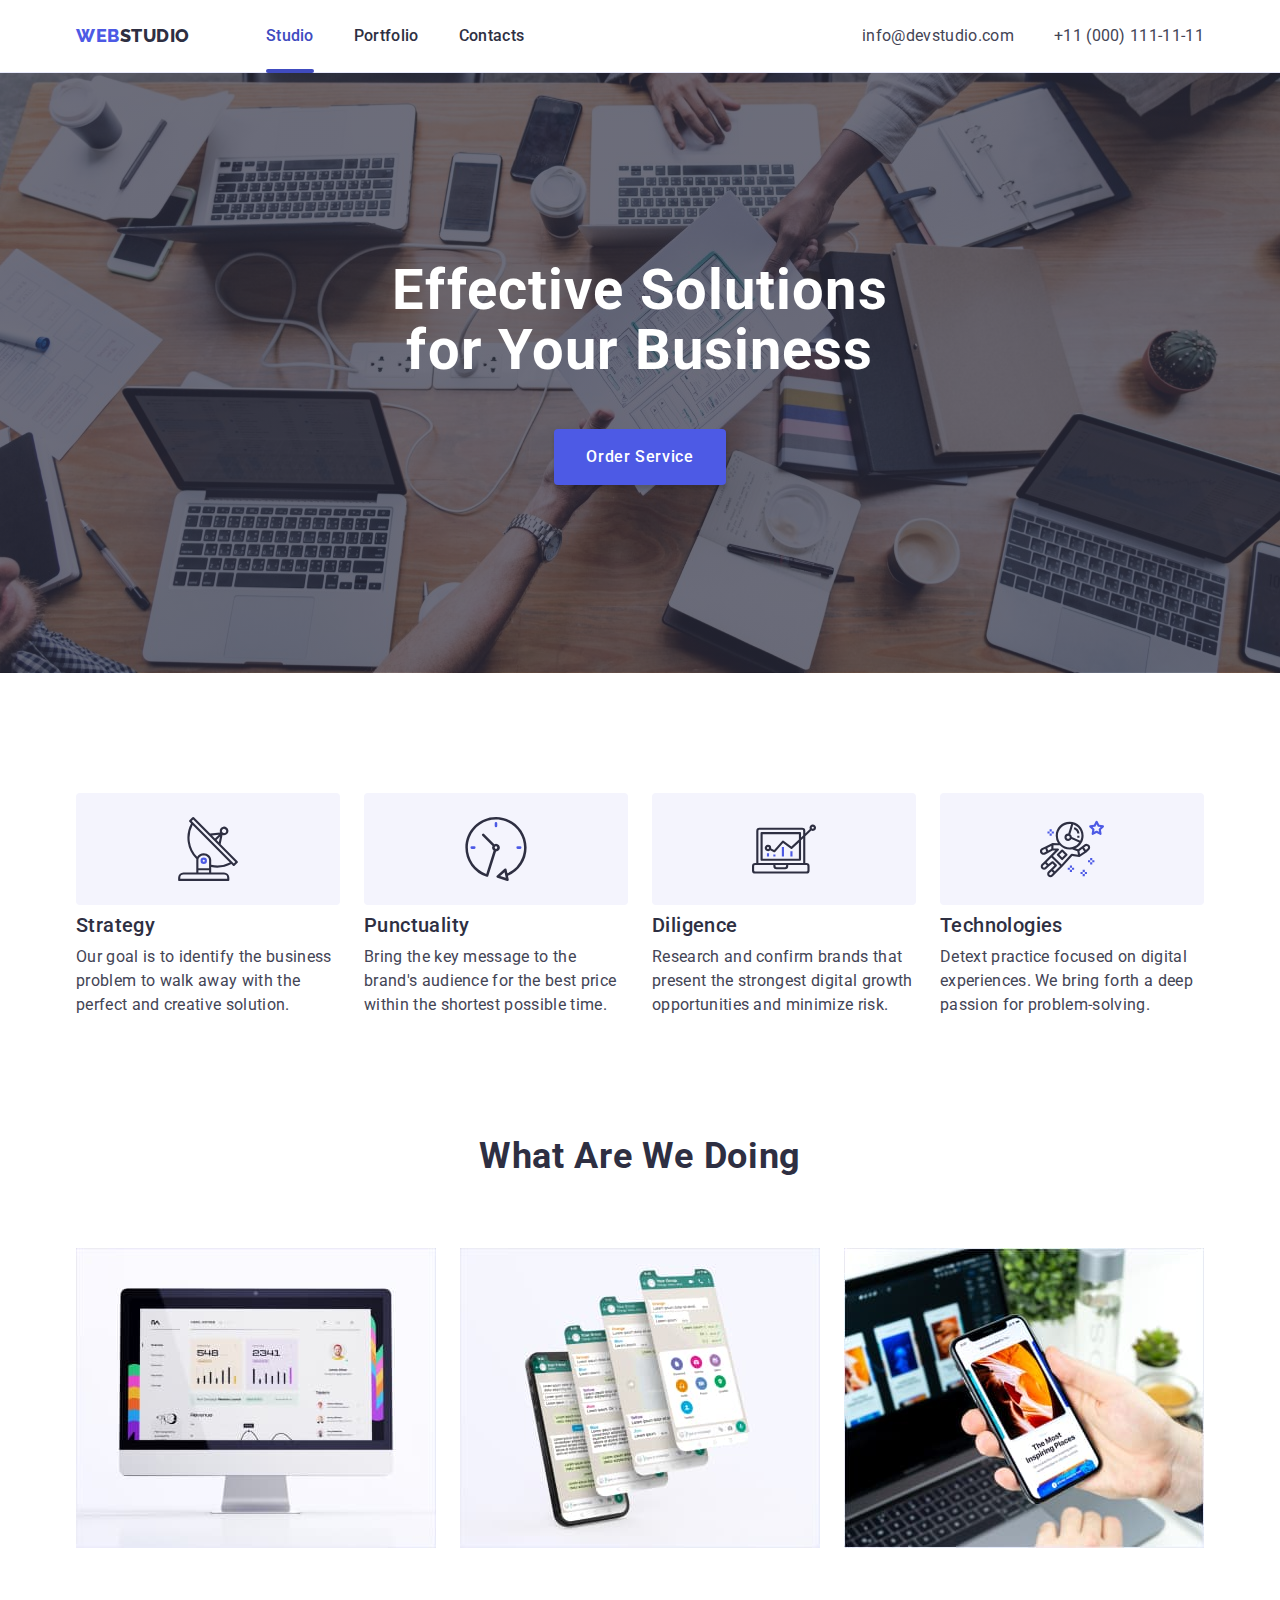
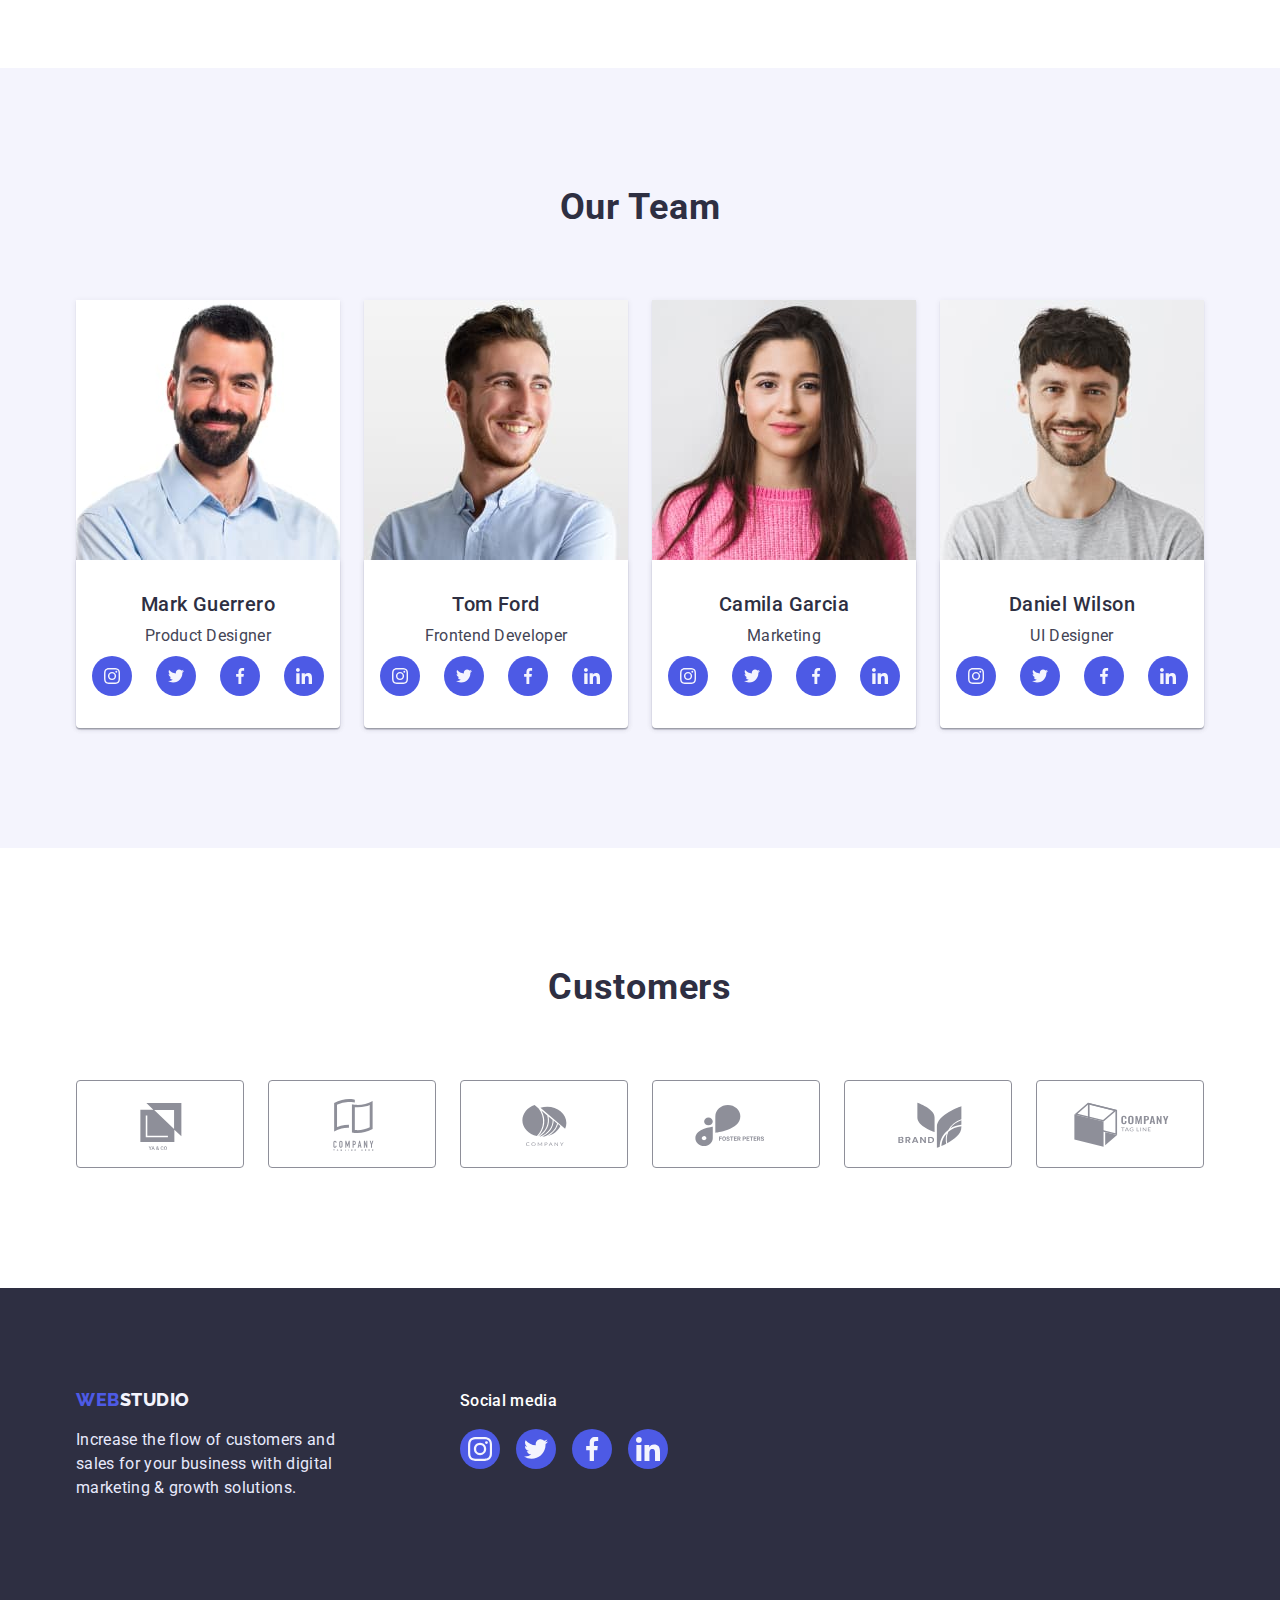
<file: index.html>
<!DOCTYPE html>
<html lang="en">

<head>
  <meta charset="UTF-8" />
  <meta http-equiv="X-UA-Compatible" content="IE=edge" />
  <meta name="viewport" content="width=device-width, initial-scale=1.0" />
  <title>Webstudio</title>
  <link rel="preconnect" href="https://fonts.googleapis.com" />
  <link rel="preconnect" href="https://fonts.gstatic.com" crossorigin />
  <link href="https://fonts.googleapis.com/css2?family=Raleway:wght@800&family=Roboto:wght@400;500;700;900&display=swap"
    rel="stylesheet" />
  <link rel="stylesheet" href="https://cdn.jsdelivr.net/npm/modern-normalize@1.1.0/modern-normalize.min.css" />
  <link rel="stylesheet" href="./css/styles.css" />
</head>

<body>
  <!-- Header -->
  <header class="top-header">
    <div class="container header-container">
      <nav class="top-nav">
        <!-- Logo -->
        <a class="logo-link link" href="./index.html">Web<span class="logo-link-dark">Studio</span></a>
        <ul class="menu list">
          <li class="menu-item">
            <a class="menu-link current-link link" href="./index.html">Studio</a>
          </li>
          <li class="menu-item">
            <a class="menu-link link" href="./portfolio.html">Portfolio</a>
          </li>
          <li class="menu-item">
            <a class="menu-link link" href="">Contacts</a>
          </li>
        </ul>
      </nav>
      <address class="address">
        <ul class="contact list">
          <li class="contact-item">
            <a class="contact-info link" href="mailto:info@devstudio.com">info@devstudio.com</a>
          </li>
          <li class="contact-item">
            <a class="contact-info link" href="tel:+110001111111">+11 (000) 111-11-11</a>
          </li>
        </ul>
      </address>
    </div>
  </header>

  <!-- Section #1 Hero -->
  <main>
    <!-- Hero image -->
    <section class="hero">
      <div class="container hero-container">
        <h1 class="hero-title">Effective Solutions for Your Business</h1>
        <button class="modal-btn" type="button" data-modal-open>Order Service</button>
      </div>
    </section>

    <!-- Section #2 Our Skills -->
    <section class="skills-section section">
      <div class="container">
        <h2 class="title visually-hidden">Our skills</h2>
        <ul class="flex-list skills-list list">
          <li class="skills-item">
            <div class="skills-card">
              <svg width="64" height="64" class="skills-icon">
                <use href="./images/icons.svg#icon-antenna"></use>
              </svg>
            </div>
            <div class="skills-text">
              <h3 class="caption">Strategy</h3>
              <p class="text">
                Our goal is to identify the business problem to walk away with
                the perfect and creative solution.
              </p>
            </div>
          </li>
          <li class="skills-item">
            <div class="skills-card">
              <svg width="64" height="64" class="skills-icon">
                <use href="./images/icons.svg#icon-clock"></use>
              </svg>
            </div>
            <div class="skills-text">
              <h3 class="caption">Punctuality</h3>
              <p class="text">
                Bring the key message to the brand's audience for the best
                price within the shortest possible time.
              </p>
            </div>
          </li>
          <li class="skills-item">
            <div class="skills-card">
              <svg width="64" height="64" class="skills-icon">
                <use href="./images/icons.svg#icon-diagram"></use>
              </svg>
            </div>
            <div class="skills-text">
              <h3 class="caption">Diligence</h3>
              <p class="text">
                Research and confirm brands that present the strongest digital
                growth opportunities and minimize risk.
              </p>
            </div>
          </li>
          <li class="skills-item">
            <div class="skills-card">
              <svg width="64" height="64" class="skills-icon">
                <use href="./images/icons.svg#icon-astronaut"></use>
              </svg>
            </div>
            <div class="skills-text">
              <h3 class="caption">Technologies</h3>
              <p class="text">
                Detext practice focused on digital experiences. We bring forth
                a deep passion for problem-solving.
              </p>
            </div>
          </li>
        </ul>
      </div>
    </section>

    <!-- Section #3 What are we doing -->
    <section class="work-section section">
      <div class="container">
        <h2 class="title">What are we doing</h2>
        <ul class="flex-list list">
          <li class="work-item">
            <img src="./images/pic/site.jpg" alt="computer" width="360" height="300" />
          </li>
          <li class="work-item">
            <img src="./images/pic/app.jpg" alt="telephone" width="360" height="300" />
          </li>
          <li class="work-item">
            <img src="./images/pic/design.jpg" alt="technical" width="360" height="300" />
          </li>
        </ul>
      </div>
    </section>

    <!-- Section #4 Our Team -->
    <section class="team-section section">
      <div class="container">
        <h2 class="title">Our Team</h2>
        <ul class="flex-list list">
          <li class="team-item">
            <img src="./images/about/team-mark.jpg" alt="Mark Guerrero" width="264" height="260" />
            <div class="team-text">
              <h3 class="caption">Mark Guerrero</h3>
              <p class="text">Product Designer</p>
              <ul class="team-soc-list list">
                <li class="team-soc-item">
                  <a href="" class="team-soc-link link">
                    <svg width="16" height="16" class="team-soc-icon">
                      <use href="./images/icons.svg#icon-instagram"></use>
                    </svg>
                  </a>
                </li>
                <li class="team-soc-item">
                  <a href="" class="team-soc-link link">
                    <svg width="16" height="16" class="team-soc-icon">
                      <use href="./images/icons.svg#icon-twitter"></use>
                    </svg>
                  </a>
                </li>
                <li class="team-soc-item">
                  <a href="" class="team-soc-link link"><svg width="16" height="16" class="team-soc-icon">
                      <use href="./images/icons.svg#icon-facebook"></use>
                    </svg></a>
                </li>
                <li class="team-soc-item">
                  <a href="" class="team-soc-link link"><svg width="16" height="16" class="team-soc-icon">
                      <use href="./images/icons.svg#icon-linkedin"></use>
                    </svg></a>
                </li>
              </ul>
            </div>
          </li>
          <li class="team-item">
            <img src="./images/about/team-tom.jpg" alt="Tom Ford" width="264" height="260" />
            <div class="team-text">
              <h3 class="caption">Tom Ford</h3>
              <p class="text">Frontend Developer</p>
              <ul class="team-soc-list list">
                <li class="team-soc-item">
                  <a href="" class="team-soc-link link">
                    <svg width="16" height="16" class="team-soc-icon">
                      <use href="./images/icons.svg#icon-instagram"></use>
                    </svg>
                  </a>
                </li>
                <li class="team-soc-item">
                  <a href="" class="team-soc-link link">
                    <svg width="16" height="16" class="team-soc-icon">
                      <use href="./images/icons.svg#icon-twitter"></use>
                    </svg>
                  </a>
                </li>
                <li class="team-soc-item">
                  <a href="" class="team-soc-link link"><svg width="16" height="16" class="team-soc-icon">
                      <use href="./images/icons.svg#icon-facebook"></use>
                    </svg></a>
                </li>
                <li class="team-soc-item">
                  <a href="" class="team-soc-link link"><svg width="16" height="16" class="team-soc-icon">
                      <use href="./images/icons.svg#icon-linkedin"></use>
                    </svg></a>
                </li>
              </ul>
            </div>
          </li>
          <li class="team-item">
            <img src="./images/about/team-camila.jpg" alt="Camila Garcia" width="264" height="260" />
            <div class="team-text">
              <h3 class="caption">Camila Garcia</h3>
              <p class="text">Marketing</p>
              <ul class="team-soc-list list">
                <li class="team-soc-item">
                  <a href="" class="team-soc-link link">
                    <svg width="16" height="16" class="team-soc-icon">
                      <use href="./images/icons.svg#icon-instagram"></use>
                    </svg>
                  </a>
                </li>
                <li class="team-soc-item">
                  <a href="" class="team-soc-link link">
                    <svg width="16" height="16" class="team-soc-icon">
                      <use href="./images/icons.svg#icon-twitter"></use>
                    </svg>
                  </a>
                </li>
                <li class="team-soc-item">
                  <a href="" class="team-soc-link link"><svg width="16" height="16" class="team-soc-icon">
                      <use href="./images/icons.svg#icon-facebook"></use>
                    </svg></a>
                </li>
                <li class="team-soc-item">
                  <a href="" class="team-soc-link link"><svg width="16" height="16" class="team-soc-icon">
                      <use href="./images/icons.svg#icon-linkedin"></use>
                    </svg></a>
                </li>
              </ul>
            </div>
          </li>
          <li class="team-item">
            <img src="./images/about/team-daniel.jpg" alt="Daniel Wilson" width="264" height="260" />
            <div class="team-text">
              <h3 class="caption">Daniel Wilson</h3>
              <p class="text">UI Designer</p>
              <ul class="team-soc-list list">
                <li class="team-soc-item">
                  <a href="" class="team-soc-link link">
                    <svg width="16" height="16" class="team-soc-icon">
                      <use href="./images/icons.svg#icon-instagram"></use>
                    </svg>
                  </a>
                </li>
                <li class="team-soc-item">
                  <a href="" class="team-soc-link link">
                    <svg width="16" height="16" class="team-soc-icon">
                      <use href="./images/icons.svg#icon-twitter"></use>
                    </svg>
                  </a>
                </li>
                <li class="team-soc-item">
                  <a href="" class="team-soc-link link"><svg width="16" height="16" class="team-soc-icon">
                      <use href="./images/icons.svg#icon-facebook"></use>
                    </svg></a>
                </li>
                <li class="team-soc-item">
                  <a href="" class="team-soc-link link"><svg width="16" height="16" class="team-soc-icon">
                      <use href="./images/icons.svg#icon-linkedin"></use>
                    </svg></a>
                </li>
              </ul>
            </div>
          </li>
        </ul>
      </div>
    </section>

    <!-- Section #5 Customers -->
    <section class="customers-section section">
      <div class="container">
        <h2 class="title">Customers</h2>
        <ul class="customers-list list">
          <li class="customers-card">
            <a href="" class="customers-link link">
              <svg width="104" height="56" class="customers-icon" style="fill: currentColor">
                <use href="./images/icons.svg#icon-ya-and-co"></use>
              </svg>
            </a>
          </li>
          <li class="customers-card">
            <a href="" class="customers-link link">
              <svg width="104" height="56" class="customers-icon" style="fill: currentColor">
                <use href="./images/icons.svg#icon-tag-line-here"></use>
              </svg>
            </a>
          </li>
          <li class="customers-card">
            <a href="" class="customers-link link">
              <svg width="104" height="56" class="customers-icon" style="fill: currentColor">
                <use href="./images/icons.svg#icon-company"></use>
              </svg>
            </a>
          </li>
          <li class="customers-card">
            <a href="" class="customers-link link">
              <svg width="104" height="56" class="customers-icon" style="fill: currentColor">
                <use href="./images/icons.svg#icon-foster-peters"></use>
              </svg>
            </a>
          </li>
          <li class="customers-card">
            <a href="" class="customers-link link">
              <svg width="104" height="56" class="customers-icon" style="fill: currentColor">
                <use href="./images/icons.svg#icon-brand"></use>
              </svg>
            </a>
          </li>
          <li class="customers-card">
            <a href="" class="customers-link link">
              <svg width="104" height="56" class="customers-icon" style="fill: currentColor">
                <use href="./images/icons.svg#icon-co-tag-line"></use>
              </svg>
            </a>
          </li>
        </ul>
      </div>
    </section>
  </main>

  <!-- Footer -->
  <footer class="footer-page">
    <div class="container footer-container">
      <div class="footer-logo-box">
        <a class="logo-link link" href="./index.html">Web<span class="logo-link-white">Studio</span></a>
        <p class="footer-text text">
          Increase the flow of customers and sales for your business with
          digital marketing & growth solutions.
        </p>
      </div>
      <div class="footer-social-box">
        <p class="social-text text">Social media</p>
        <ul class="footer-soc-list list">
          <li class="footer-soc-item">
            <a href="" class="footer-soc-link link">
              <svg width="24" height="24" class="footer-soc-icon">
                <use href="./images/icons.svg#icon-instagram"></use>
              </svg>
            </a>
          </li>
          <li class="footer-soc-item">
            <a href="" class="footer-soc-link link">
              <svg width="24" height="24" class="footer-soc-icon">
                <use href="./images/icons.svg#icon-twitter"></use>
              </svg>
            </a>
          </li>
          <li class="footer-soc-item">
            <a href="" class="footer-soc-link link">
              <svg width="24" height="24" class="footer-soc-icon">
                <use href="./images/icons.svg#icon-facebook"></use>
              </svg>
            </a>
          </li>
          <li class="footer-soc-item">
            <a href="" class="footer-soc-link link">
              <svg width="24" height="24" class="footer-soc-icon">
                <use href="./images/icons.svg#icon-linkedin"></use>
              </svg>
            </a>
          </li>
        </ul>
      </div>
    </div>
  </footer>
  <!-- Modal window-->
  <div class="backdrop is-hidden" data-modal>
    <div class="modal">
      <button type="button" class="modal-close-btn" data-modal-close>
        <svg width="8" height="8" class="modal-close-icon">
          <use href="./images/icons.svg#icon-close-black"></use>
        </svg>
      </button>
    </div>
  </div>
  <script src="./js/modal.js"></script>
</body>

</html>
<!--Code by Yaroslav Yarmolchuk-->
</file>
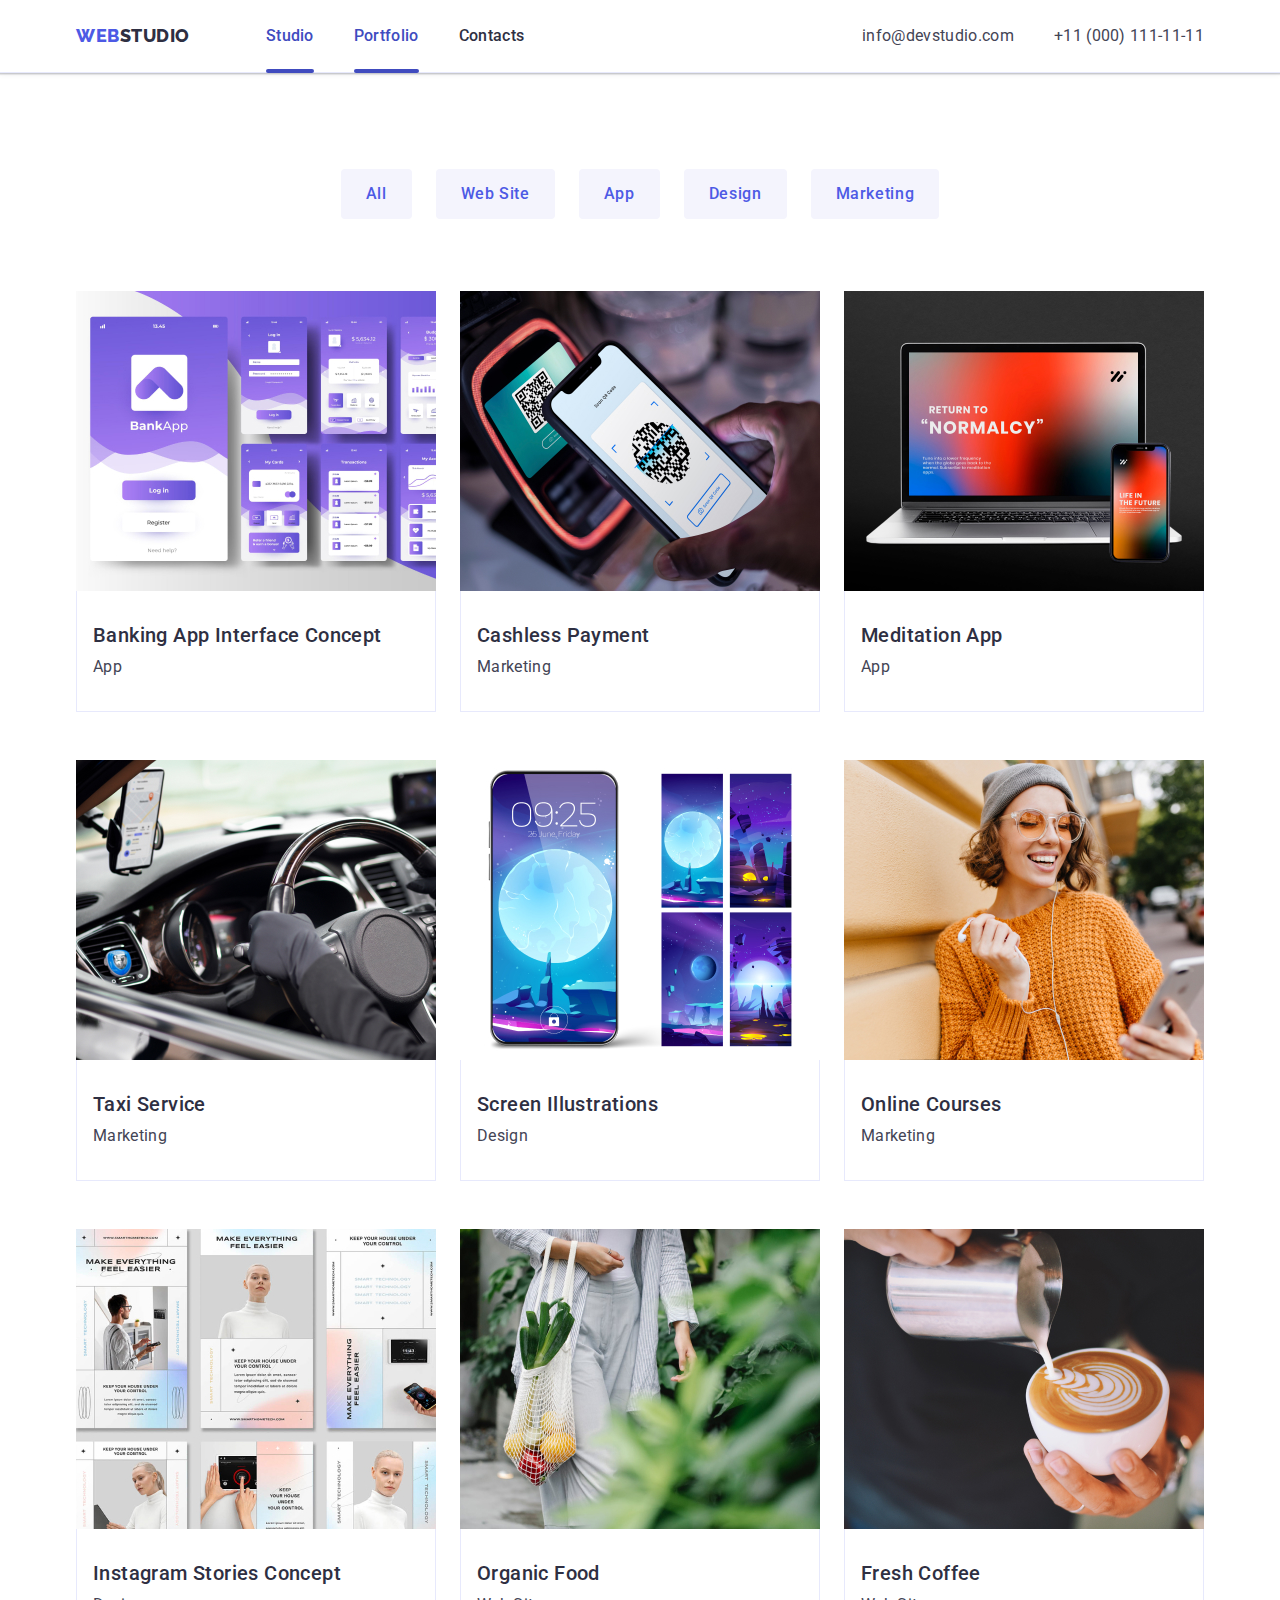
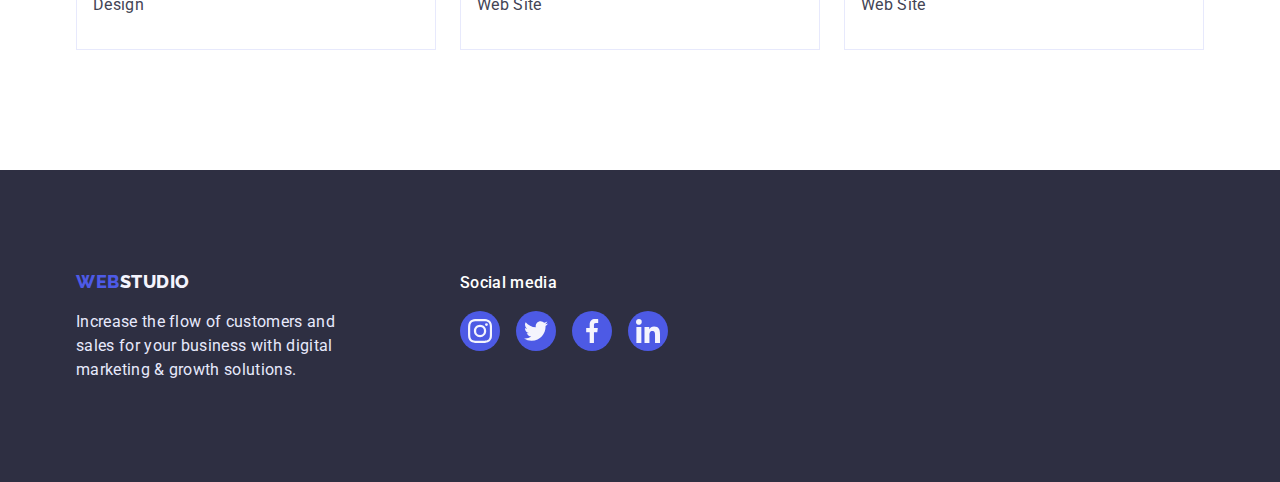
<file: portfolio.html>
<!DOCTYPE html>
<html lang="en">

<head>
  <meta charset="UTF-8" />
  <meta http-equiv="X-UA-Compatible" content="IE=edge" />
  <meta name="viewport" content="width=device-width, initial-scale=1.0" />
  <title>Portfolio</title>
  <link rel="preconnect" href="https://fonts.googleapis.com" />
  <link rel="preconnect" href="https://fonts.gstatic.com" crossorigin />
  <link href="https://fonts.googleapis.com/css2?family=Raleway:wght@800&family=Roboto:wght@400;500;700;900&display=swap"
    rel="stylesheet" />
  <link rel="stylesheet" href="https://cdn.jsdelivr.net/npm/modern-normalize@1.1.0/modern-normalize.min.css" />
  <link rel="stylesheet" href="./css/styles.css" />
</head>

<body>
  <!-- Header -->
  <header class="top-header">
    <div class="container header-container">
      <nav class="top-nav">
        <!-- Logo -->
        <a class="logo-link link" href="./index.html">Web<span class="logo-link-dark">Studio</span></a>
        <ul class="menu list">
          <li class="menu-item">
            <a class="menu-link current-link link" href="./index.html">Studio</a>
          </li>
          <li class="menu-item">
            <a class="menu-link current-link link" href="./portfolio.html">Portfolio</a>
          </li>
          <li class="menu-item">
            <a class="menu-link link" href="">Contacts</a>
          </li>
        </ul>
      </nav>
      <address class="address">
        <ul class="contact list">
          <li class="contact-item">
            <a class="contact-info link" href="mailto:info@devstudio.com">info@devstudio.com</a>
          </li>
          <li class="contact-item">
            <a class="contact-info link" href="tel:+110001111111">+11 (000) 111-11-11</a>
          </li>
        </ul>
      </address>
    </div>
  </header>

  <!-- Section #1 Content -->
  <main>
    <section class="portfolio-section section">
      <div class="container">
        <h1 class="visually-hidden">Filters</h1>
        <ul class="filters-list list">
          <li><button class="filters-btn" type="button">All</button></li>
          <li><button class="filters-btn" type="button">Web Site</button></li>
          <li><button class="filters-btn" type="button">App</button></li>
          <li><button class="filters-btn" type="button">Design</button></li>
          <li>
            <button class="filters-btn" type="button">Marketing</button>
          </li>
        </ul>
        <ul class="portfolio-list list">
          <li class="portfolio-item">
            <a class="portfolio-link link" href="">
              <div class="product-description">
                <img src="./images/portfolio/banking-app.jpg" alt="Banking App Interface Concept" width="360"
                  height="300" />
                <p class="overlay">
                  14 Stylish and User-Friendly App Design Concepts · Task
                  Manager App · Calorie Tracker App · Exotic Fruit Ecommerce
                  App · Cloud Storage App
                </p>
              </div>
              <div class="border-text">
                <h2 class="caption">Banking App Interface Concept</h2>
                <p class="text">App</p>
              </div>
            </a>
          </li>
          <li class="portfolio-item">
            <a class="portfolio-link link" href="">
              <div class="product-description"><img src="./images/portfolio/cashless.jpg" alt="Cashless Payment"
                  width="360" height="300" />
                <p class="overlay">
                  14 Stylish and User-Friendly App Design Concepts · Task
                  Manager App · Calorie Tracker App · Exotic Fruit Ecommerce
                  App · Cloud Storage App
                </p>
              </div>
              <div class="border-text">
                <h2 class="caption">Cashless Payment</h2>
                <p class="text">Marketing</p>
              </div>
            </a>
          </li>
          <li class="portfolio-item">
            <a class="portfolio-link link" href="">
              <div class="product-description"><img src="./images/portfolio/meditation-app.jpg" alt="Meditation App"
                  width="360" height="300" />
                <p class="overlay">
                  14 Stylish and User-Friendly App Design Concepts · Task
                  Manager App · Calorie Tracker App · Exotic Fruit Ecommerce
                  App · Cloud Storage App
                </p>
              </div>
              <div class="border-text">
                <h2 class="caption">Meditation App</h2>
                <p class="text">App</p>
              </div>
            </a>
          </li>
          <li class="portfolio-item">
            <a class="portfolio-link link" href="">
              <div class="product-description"><img src="./images/portfolio/taxi-services.jpg" alt="Taxi Service"
                  width="360" height="300" />
                <p class="overlay">
                  14 Stylish and User-Friendly App Design Concepts · Task
                  Manager App · Calorie Tracker App · Exotic Fruit Ecommerce
                  App · Cloud Storage App
                </p>
              </div>
              <div class="border-text">
                <h2 class="caption">Taxi Service</h2>
                <p class="text">Marketing</p>
              </div>
            </a>
          </li>
          <li class="portfolio-item">
            <a class="portfolio-link link" href="">
              <div class="product-description"><img src="./images/portfolio/screen-illustration.jpg"
                  alt="Screen Illustrations" width="360" height="300" />
                <p class="overlay">
                  14 Stylish and User-Friendly App Design Concepts · Task
                  Manager App · Calorie Tracker App · Exotic Fruit Ecommerce
                  App · Cloud Storage App
                </p>
              </div>
              <div class="border-text">
                <h2 class="caption">Screen Illustrations</h2>
                <p class="text">Design</p>
              </div>
            </a>
          </li>
          <li class="portfolio-item">
            <a class="portfolio-link link" href="">
              <div class="product-description"><img src="./images/portfolio/online-courses.jpg" alt="Online Courses"
                  width="360" height="300" />
                <p class="overlay">
                  14 Stylish and User-Friendly App Design Concepts · Task
                  Manager App · Calorie Tracker App · Exotic Fruit Ecommerce
                  App · Cloud Storage App
                </p>
              </div>
              <div class="border-text">
                <h2 class="caption">Online Courses</h2>
                <p class="text">Marketing</p>
              </div>
            </a>
          </li>
          <li class="portfolio-item">
            <a class="portfolio-link link" href="">
              <div class="product-description"><img src="./images/portfolio/instagram-stories.jpg"
                  alt="Instagram Stories Concept" width="360" height="300" />
                <p class="overlay">
                  14 Stylish and User-Friendly App Design Concepts · Task
                  Manager App · Calorie Tracker App · Exotic Fruit Ecommerce
                  App · Cloud Storage App
                </p>
              </div>
              <div class="border-text">
                <h2 class="caption">Instagram Stories Concept</h2>
                <p class="text">Design</p>
              </div>
            </a>
          </li>
          <li class="portfolio-item">
            <a class="portfolio-link link" href="">
              <div class="product-description"><img src="./images/portfolio/organic-food.jpg" alt="Organic Food"
                  width="360" height="300" />
                <p class="overlay">
                  14 Stylish and User-Friendly App Design Concepts · Task
                  Manager App · Calorie Tracker App · Exotic Fruit Ecommerce
                  App · Cloud Storage App
                </p>
              </div>
              <div class="border-text">
                <h2 class="caption">Organic Food</h2>
                <p class="text">Web Site</p>
              </div>
            </a>
          </li>
          <li class="portfolio-item">
            <a class="portfolio-link link" href="">
              <div class="product-description"><img src="./images/portfolio/fresh-coffe.jpg" alt="Fresh Coffee"
                  width="360" height="300" />
                <p class="overlay">
                  14 Stylish and User-Friendly App Design Concepts · Task
                  Manager App · Calorie Tracker App · Exotic Fruit Ecommerce
                  App · Cloud Storage App
                </p>
              </div>
              <div class="border-text">
                <h2 class="caption">Fresh Coffee</h2>
                <p class="text">Web Site</p>
              </div>
            </a>
          </li>
        </ul>
      </div>
    </section>
  </main>
  <!-- Section #2 Footer -->
  <footer class="footer-page">
    <div class="container footer-container">
      <div class="footer-logo-box">
        <a class="logo-link link" href="./index.html">Web<span class="logo-link-white">Studio</span></a>
        <p class="footer-text text">
          Increase the flow of customers and sales for your business with
          digital marketing & growth solutions.
        </p>
      </div>
      <div class="footer-social-box">
        <p class="social-text text">Social media</p>
        <ul class="footer-soc-list list">
          <li class="footer-soc-item">
            <a href="" class="footer-soc-link link">
              <svg width="24" height="24" class="footer-soc-icon">
                <use href="./images/icons.svg#icon-instagram"></use>
              </svg>
            </a>
          </li>
          <li class="footer-soc-item">
            <a href="" class="footer-soc-link link">
              <svg width="24" height="24" class="footer-soc-icon">
                <use href="./images/icons.svg#icon-twitter"></use>
              </svg>
            </a>
          </li>
          <li class="footer-soc-item">
            <a href="" class="footer-soc-link link">
              <svg width="24" height="24" class="footer-soc-icon">
                <use href="./images/icons.svg#icon-facebook"></use>
              </svg>
            </a>
          </li>
          <li class="footer-soc-item">
            <a href="" class="footer-soc-link link">
              <svg width="24" height="24" class="footer-soc-icon">
                <use href="./images/icons.svg#icon-linkedin"></use>
              </svg>
            </a>
          </li>
        </ul>
      </div>
    </div>
  </footer>
</body>

</html>
<!--Code by Yaroslav Yarmolchuk-->
</file>
<file: css/styles.css>
:root {
  --primary-text-color: #434455;
  --secondary-text-color: #2e2f42;
  --accent-color: #4d5ae5;
  --pointing-state-color: #404bbf;
  --primary-white-color: #ffffff;
  --cloud-color: #f4f4fd;
  --cornflower-color: #e7e9fc;
  --color-green: #31d0aa;
  --color-light-slate: #8e8f99;
}

body {
  font-family: 'Roboto', sans-serif;
  color: var(--primary-text-color);
}

h1,
h2,
h3,
h4,
p {
  margin: 0;
}

ul {
  padding-left: 0;
  margin: 0;
}
img {
  display: block;
  max-width: 100%;
  height: auto;
}

address {
  font-style: normal;
}

button {
  cursor: pointer;
}

.container {
  width: 1158px;
  padding-left: 15px;
  padding-right: 15px;
  margin: 0 auto;
}

.list {
  padding: 0;
  margin: 0;
  list-style: none;
}

.link {
  text-decoration: none;
}
/**
  |================================
             Components
  |================================
*/
.logo-link {
  font-family: 'Raleway', sans-serif;
  font-weight: 800;
  font-size: 18px;
  line-height: 1.33;
  letter-spacing: 0.03em;
  text-transform: uppercase;
  color: var(--accent-color);
}

.logo-link-dark {
  color: var(--secondary-text-color);
}

.logo-link-white {
  color: var(--cloud-color);
}

.title {
  margin-bottom: 72px;
  font-size: 36px;
  line-height: 1.11;
  text-align: center;
  letter-spacing: 0.02em;
  text-transform: capitalize;
  color: var(--secondary-text-color);
  line-height: 1.1;
}

.caption {
  font-weight: 500;
  font-size: 20px;
  line-height: 1.2;
  letter-spacing: 0.02em;
  color: var(--secondary-text-color);
  margin-bottom: 8px;
}

.text {
  font-size: 16px;
  line-height: 1.5;
  letter-spacing: 0.02em;
  color: var(--primary-text-color);
}

.section {
  padding-top: 120px;
  padding-bottom: 120px;
}

.flex-list {
  display: flex;
  flex-wrap: wrap;
  gap: 24px;
}

.visually-hidden {
  position: absolute;
  width: 1px;
  height: 1px;
  margin: -1px;
  border: 0;
  padding: 0;
  white-space: nowrap;
  clip-path: inset(100%);
  clip: rect(0 0 0 0);
  overflow: hidden;
}
/**
  |================================
            End Components
  |================================
*/
/**
  |================================
              Header
  |================================
*/
.header-container {
  display: flex;
  align-items: center;
  justify-content: space-between;
}

.top-nav {
  display: flex;
  align-items: center;
}

.menu {
  display: flex;
  align-items: center;
}

.contact {
  display: flex;
  align-items: center;
}

.contact-item:not(:last-child) {
  margin-right: 40px;
}

.logo-link {
  margin-right: 76px;
}

.menu-item:not(:last-child) {
  margin-right: 40px;
}

.top-header {
  padding-top: 24px;
  padding-bottom: 24px;
  border-bottom: 1px solid var(--cornflower-color);
  box-shadow: 0px 2px 1px rgba(46, 47, 66, 0.08),
    0px 1px 1px rgba(46, 47, 66, 0.16), 0px 1px 6px rgba(46, 47, 66, 0.08);
}

.menu-link {
  font-weight: 500;
  font-size: 16px;
  line-height: 1.5;
  letter-spacing: 0.02em;
  color: var(--secondary-text-color);
  transition: color 250ms cubic-bezier(0.4, 0, 0.2, 1);
}
.current-link {
  position: relative;
  color: var(--pointing-state-color);
}

.current-link::after {
  content: '';

  position: absolute;
  top: 43px;
  left: 0;
  bottom: -1px;
  display: block;
  width: 100%;
  height: 4px;
  background: var(--pointing-state-color);
  border-radius: 2px;
}
.contact-info {
  font-size: 16px;
  line-height: 1.5;
  letter-spacing: 0.02em;
  color: var(--primary-text-color);
  transition: color 250ms cubic-bezier(0.4, 0, 0.2, 1);
}

.menu-link:hover,
.menu-link:focus,
.contact-info:hover,
.contact-info:focus {
  color: var(--pointing-state-color);
}

/**
  |================================
             End Header
  |================================
*/
/**
  |================================
              Hero Image
  |================================
*/
.hero {
  text-align: center;
  padding-top: 188px;
  padding-bottom: 188px;
  background-image: linear-gradient(
      rgba(46, 47, 66, 0.7),
      rgba(46, 47, 66, 0.7)
    ),
    url(../images/header-image/people-office.jpg);
  background-color: var(--secondary-text-color);
  max-width: 1440px;
  margin-left: auto;
  margin-right: auto;
  background-repeat: no-repeat;
  background-position: center;
  background-size: cover;
}

.hero-title {
  font-size: 56px;
  line-height: 1.07;
  letter-spacing: 0.02em;
  color: var(--primary-white-color);
  max-width: 496px;
  margin: 0 auto;
  margin-bottom: 48px;
}

.modal-btn {
  border: 0 solid transparent;
  border-radius: 4px;
  min-width: 169px;
  padding: 16px 32px;
  font-family: 'Roboto', sans-serif;
  font-weight: 500;
  font-size: 16px;
  line-height: 1.5;
  letter-spacing: 0.04em;
  color: var(--primary-white-color);
  background: var(--accent-color);
  box-shadow: 0px 4px 4px rgba(0, 0, 0, 0.15);
  transition: background-color 250ms cubic-bezier(0.4, 0, 0.2, 1);
}

.modal-btn:hover,
.modal-btn:focus {
  background: var(--pointing-state-color);
  box-shadow: 0px 4px 4px rgba(0, 0, 0, 0.15);
  color: var(--primary-white-color);
}

/**
  |================================
          End Hero Image
  |================================
*/
/**
  |================================
          Skills Section
  |================================
*/
.skills-list {
  margin-top: 0;
}

.skills-item {
  flex-basis: calc((100% - 72px) / 4);
}

.skills-card {
  display: flex;
  justify-content: center;
  background-color: var(--cloud-color);
  border-radius: 4px;
  padding-top: 24px;
  padding-bottom: 24px;
  margin-bottom: 8px;
  align-items: center;
}
/**
  |================================
         End Skills Section
  |================================
*/

/**
  |================================
            Work Section
  |================================
*/
.work-section {
  padding-top: 0;
}

.work-item {
  flex-basis: calc((100% - 48px) / 3);
}
/**
  |================================
          End Work Section
  |================================
*/

/**
  |================================
          Team Section
  |================================
*/
.team-section {
  background: var(--cloud-color);
}

.team-item {
  flex-basis: calc((100% - 72px) / 4);
  box-shadow: 0px 1px 6px rgba(46, 47, 66, 0.08),
    0px 1px 1px rgba(46, 47, 66, 0.16), 0px 2px 1px rgba(46, 47, 66, 0.08);
  border-radius: 0px 0px 4px 4px;
}

.team-text {
  padding: 32px 0px;
  text-align: center;
  background-color: var(--primary-white-color);
  box-shadow: 0px 1px 6px rgba(46, 47, 66, 0.08),
    0px 1px 1px rgba(46, 47, 66, 0.16), 0px 2px 1px rgba(46, 47, 66, 0.08);
  border-radius: 0px 0px 4px 4px;
}

.team-soc-list {
  display: flex;
  justify-content: center;
  gap: 24px;
  margin-top: 8px;
}

.team-soc-item {
  width: 40px;
  height: 40px;
}

.team-soc-link {
  width: 100%;
  height: 100%;
  border-radius: 50%;
  background-color: var(--accent-color);
  display: flex;
  align-items: center;
  justify-content: center;
  transition: background-color 250ms cubic-bezier(0.4, 0, 0.2, 1);
}

.team-soc-link:hover,
.team-soc-link:focus {
  background-color: var(--pointing-state-color);
}

.team-soc-icon {
  fill: var(--cloud-color);
}
/**
  |================================
          End Team Section
  |================================
*/

/**
  |================================
          Customers Section
  |================================
*/
.customers-list {
  display: flex;
  gap: 24px;
}
.customers-link {
  display: flex;
  justify-content: center;
  align-items: center;
  border: 1px solid var(--color-light-slate);
  border-radius: 4px;

  height: 88px;
  width: 168px;
  color: var(--color-light-slate);
  transition: border-color 250ms cubic-bezier(0.4, 0, 0.2, 1),
    color 250ms cubic-bezier(0.4, 0, 0.2, 1);
}

.customers-link:hover,
.customers-link:focus {
  border: 1px solid var(--pointing-state-color);
  color: #404bbf;
}

.customers-icon {
  fill: currentColor;
}
.customers-card {
  width: calc((100% - 120px) / 6);
  height: 88px;
}
.customers-icon:hover,
:focus {
  color: #404bbf;
}
/**
  |================================
        End Customers Section
  |================================
*/

/**
  |================================
              Footer
  |================================
*/
.footer-text {
  color: var(--cornflower-color);
  margin-top: 16px;
  width: 264px;
  display: flex;
  align-items: baseline;
}

.footer-page {
  background: var(--secondary-text-color);
  padding-top: 100px;
  padding-bottom: 100px;
}

.footer-container {
  display: flex;
  align-items: baseline;
}

.footer-logo-box {
  margin-right: 120px;
}

.social-text {
  font-weight: 500;
  color: var(--primary-white-color);
  margin-bottom: 16px;
}

.footer-soc-list {
  display: flex;
  justify-content: center;
  gap: 16px;
}
/*.footer-soc-item {
  }*/
.footer-soc-link {
  width: 40px;
  height: 40px;
  border-radius: 50%;
  /*background-color: rgba(255, 255, 255, 0.1);*/
  display: flex;
  align-items: center;
  justify-content: center;
  background-color: var(--accent-color);
  transition: background-color 250ms cubic-bezier(0.4, 0, 0.2, 1);
}

.footer-soc-link:hover,
.footer-soc-link:focus {
  background-color: var(--color-green);
}

.footer-soc-icon {
  fill: var(--cloud-color);
}
/**
  |================================
                Footer
  |================================
*/

/**
  |================================
          Portfolio Section
  |================================
*/
.filters-btn {
  font-family: 'Roboto', sans-serif;
  font-weight: 500;
  font-size: 16px;
  line-height: 1.5;
  letter-spacing: 0.04em;
  color: var(--accent-color);
  background-color: var(--cloud-color);
  border: 1px solid transparent;
  border-radius: 4px;
  padding: 12px 24px;
  transition: color 250ms cubic-bezier(0.4, 0, 0.2, 1),
    background-color 250ms cubic-bezier(0.4, 0, 0.2, 1),
    border-color 250ms cubic-bezier(0.4, 0, 0.2, 1),
    box-shadow 250ms cubic-bezier(0.4, 0, 0.2, 1);
}

.filters-btn:hover,
.filters-btn:focus {
  color: var(--primary-white-color);
  background: var(--pointing-state-color);
  box-shadow: 0px 3px 1px rgba(0, 0, 0, 0.1), 0px 2px 1px rgba(0, 0, 0, 0.08),
    0px 2px 2px rgba(0, 0, 0, 0.12);
}
.portfolio-link {
  display: block;
  transition: box-shadow 250ms cubic-bezier(0.4, 0, 0.2, 1);
}
.portfolio-link:hover {
  box-shadow: 0px 1px 6px rgba(46, 47, 66, 0.08),
    0px 1px 1px rgba(46, 47, 66, 0.16), 0px 2px 1px rgba(46, 47, 66, 0.08);
  transform: translateY(0%);
}
.portfolio-link:focus {
  box-shadow: 0px 1px 6px rgba(46, 47, 66, 0.08),
    0px 1px 1px rgba(46, 47, 66, 0.16), 0px 2px 1px rgba(46, 47, 66, 0.08);
  transform: translateY(0%);
}
.portfolio-link:hover .overlay,
.portfolio-link:focus .overlay {
  transform: translate(0, 0);
}
.portfolio-section {
  padding-top: 96px;
}

.filters-list {
  margin-bottom: 72px;
  display: flex;
  flex-wrap: wrap;
  gap: 24px;
  justify-content: center;
}

.portfolio-list {
  display: flex;
  flex-wrap: wrap;
  row-gap: 48px;
  column-gap: 24px;
}
.product-description {
  position: relative;
  overflow: hidden;
}

.portfolio-item {
  flex-basis: calc((100% - 48px) / 3);
  transition: box-shadow 250ms cubic-bezier(0.4, 0, 0.2, 1);
}

.border-text {
  width: 360px;
  padding-top: 32px;
  padding-bottom: 32px;
  padding-left: 16px;
  border: 1px solid var(--cornflower-color);
  border-top: none;
}

.portfolio-item:hover {
  box-shadow: 0px 1px 6px rgba(46, 47, 66, 0.08),
    0px 1px 1px rgba(46, 47, 66, 0.16), 0px 2px 1px rgba(46, 47, 66, 0.08);
  display: block;
}
.overlay {
  position: absolute;
  top: 0;
  line-height: 1.5;
  letter-spacing: 0.02em;
  color: var(--cloud-color);
  padding: 40px 32px;
  background-color: #4d5ae5;
  height: 100%;
  transform: translateY(100%);
  transition: transform 250ms cubic-bezier(0.4, 0, 0.2, 1);
}
/**
  |================================
          End Portfolio Section
  |================================
*/
/**
  |================================
  |         Modal Window
  |================================
*/
.backdrop {
  position: fixed;
  top: 0;
  left: 0;
  z-index: 100;
  width: 100%;
  height: 100%;
  background-color: rgba(46, 47, 66, 0.4);
  transition: opacity 250ms cubic-bezier(0.4, 0, 0.2, 1),
    visibility 250ms cubic-bezier(0.4, 0, 0.2, 1);
}

.backdrop.is-hidden {
  opacity: 0;
  visibility: hidden;
  pointer-events: none;
}

.modal {
  position: absolute;
  width: 408px;
  min-height: 576px;
  top: 50%;
  left: 50%;
  transform: translate(-50%, -50%) scale(1);
  transition: transform 250ms cubic-bezier(0.4, 0, 0.2, 1);
  background: #fcfcfc;
  /*background-color: var(--primary-white-color);*/
  box-shadow: 0px 1px 1px rgba(0, 0, 0, 0.14), 0px 1px 3px rgba(0, 0, 0, 0.12),
    0px 2px 1px rgba(0, 0, 0, 0.2);
  border-radius: 4px;
  padding: 24px;
}

.backdrop.is-hidden .modal {
  transform: translate(-50%, -50%) scale(0);
}

.modal-close-btn {
  position: absolute;
  top: 24px;
  right: 24px;
  display: flex;
  align-items: center;
  justify-content: center;

  margin-left: auto;
  width: 24px;
  height: 24px;
  background-color: #e7e9fc;
  border: 1px solid rgba(0, 0, 0, 0.1);
  border-radius: 50%;
  padding: 0;
  transition: background-color 250ms cubic-bezier(0.4, 0, 0.2, 1),
    border 250ms cubic-bezier(0.4, 0, 0.2, 1);
}

.modal-close-btn:hover,
.modal-close-btn:focus {
  background-color: var(--pointing-state-color);
  border: none;
}

.modal-close-icon {
  fill: var(--secondary-text-color);
  transition: fill 250ms cubic-bezier(0.4, 0, 0.2, 1);
}

.modal-close-btn:hover .modal-close-icon,
.modal-close-btn:focus .modal-close-icon {
  fill: var(--primary-white-color);
}

/**
  |================================
  |        End Modal Window
  |================================
*/
</file>
